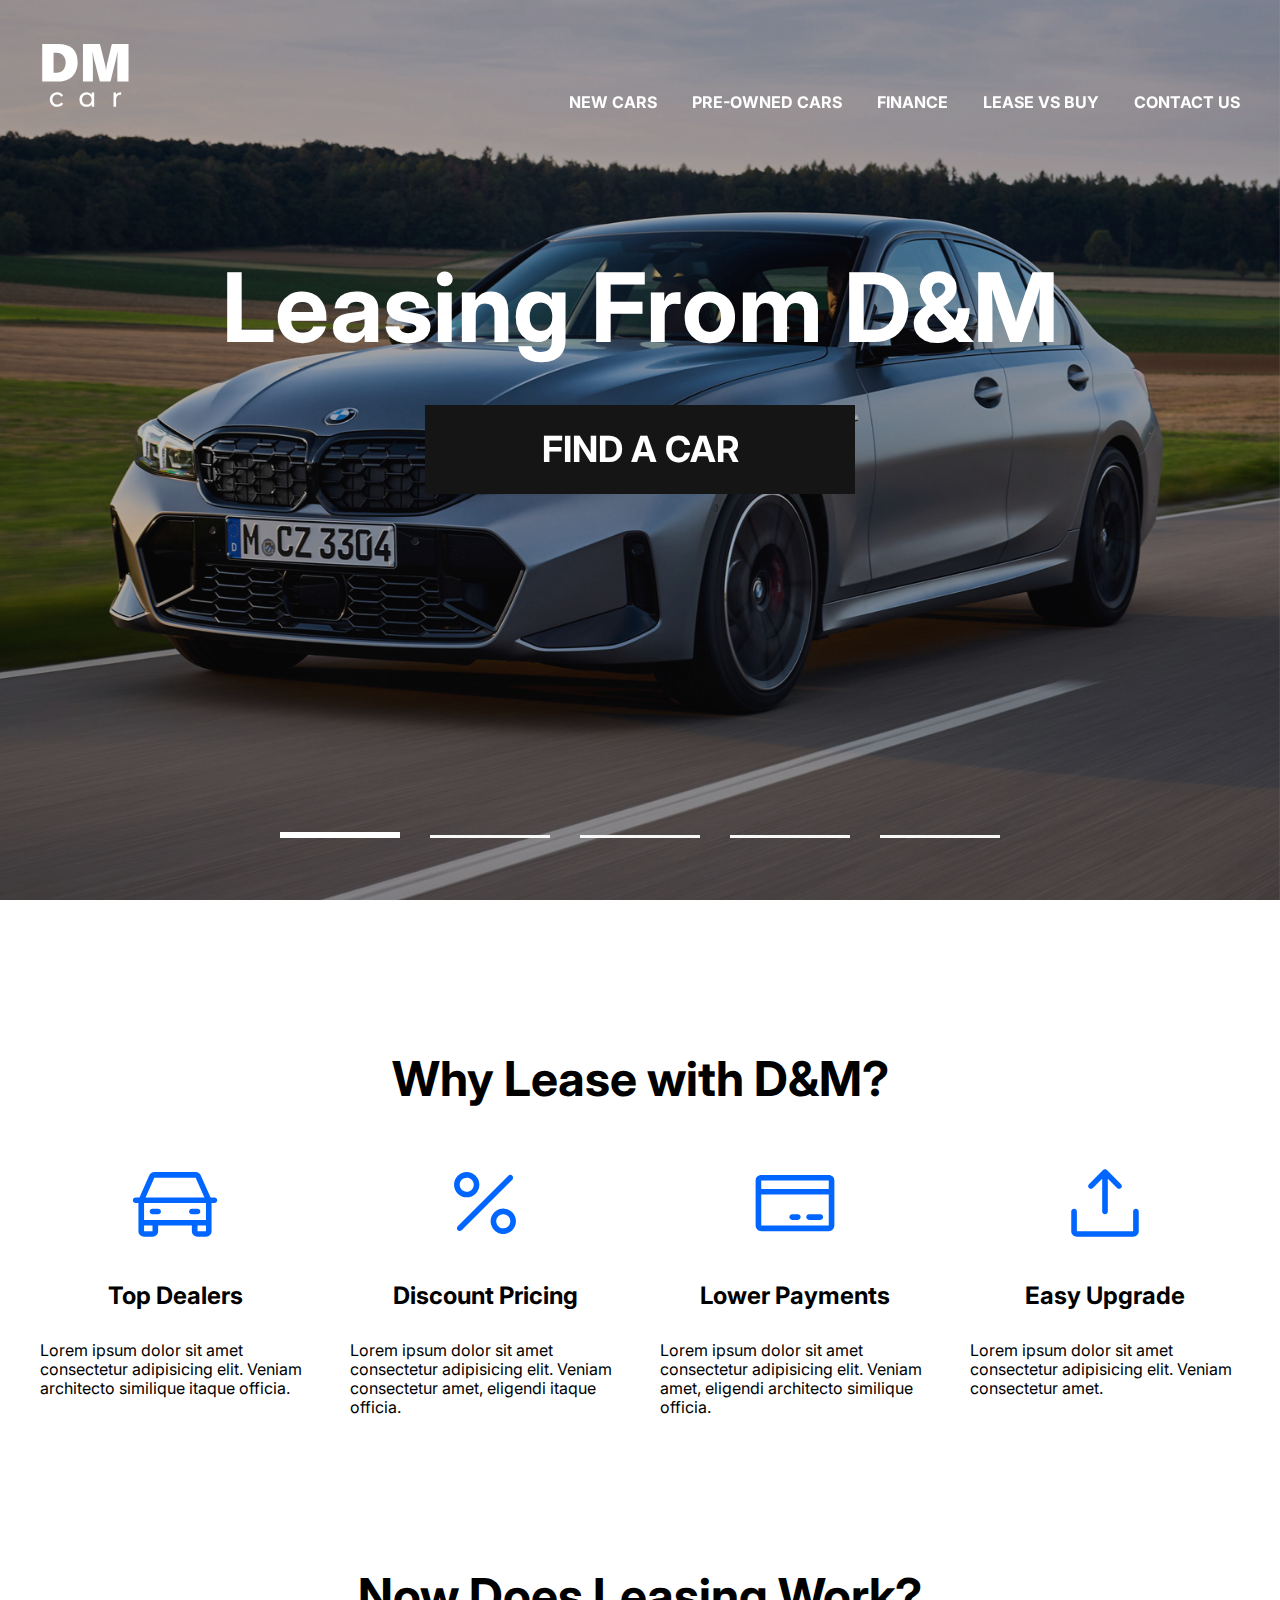
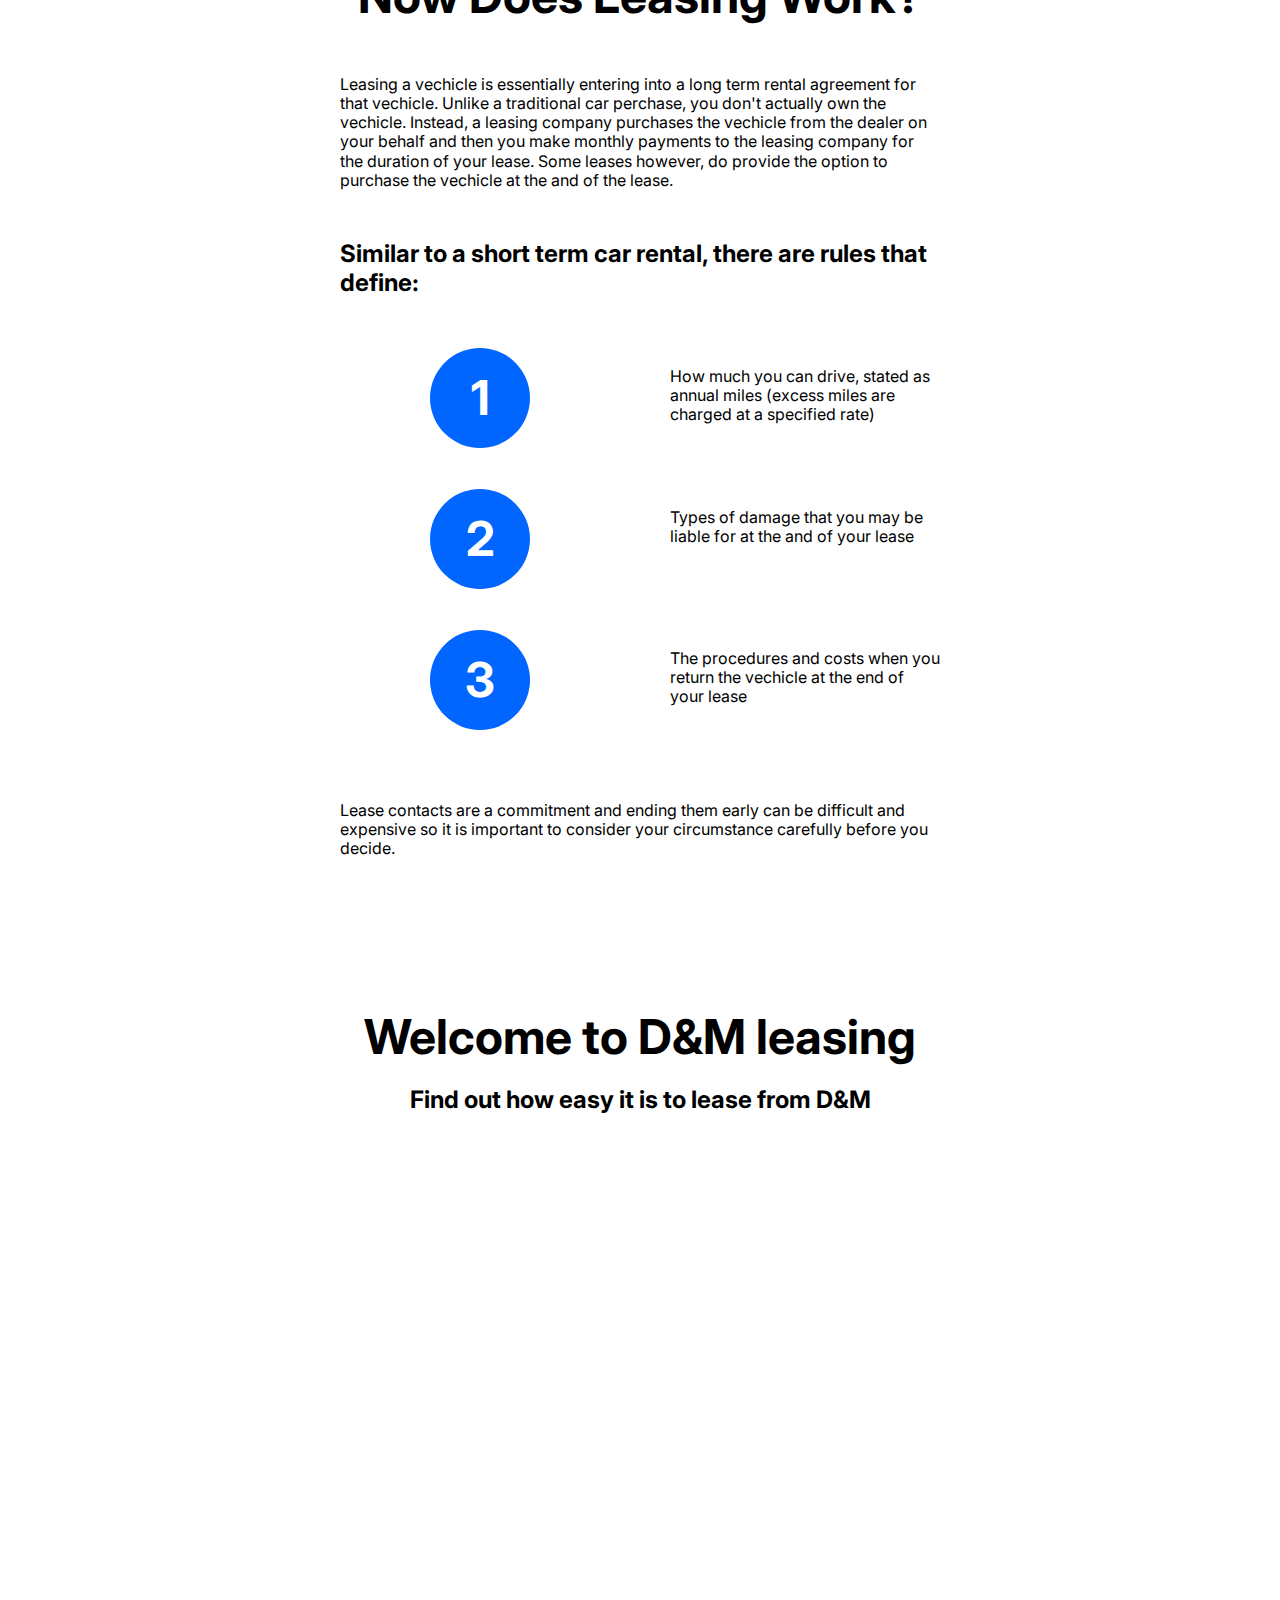
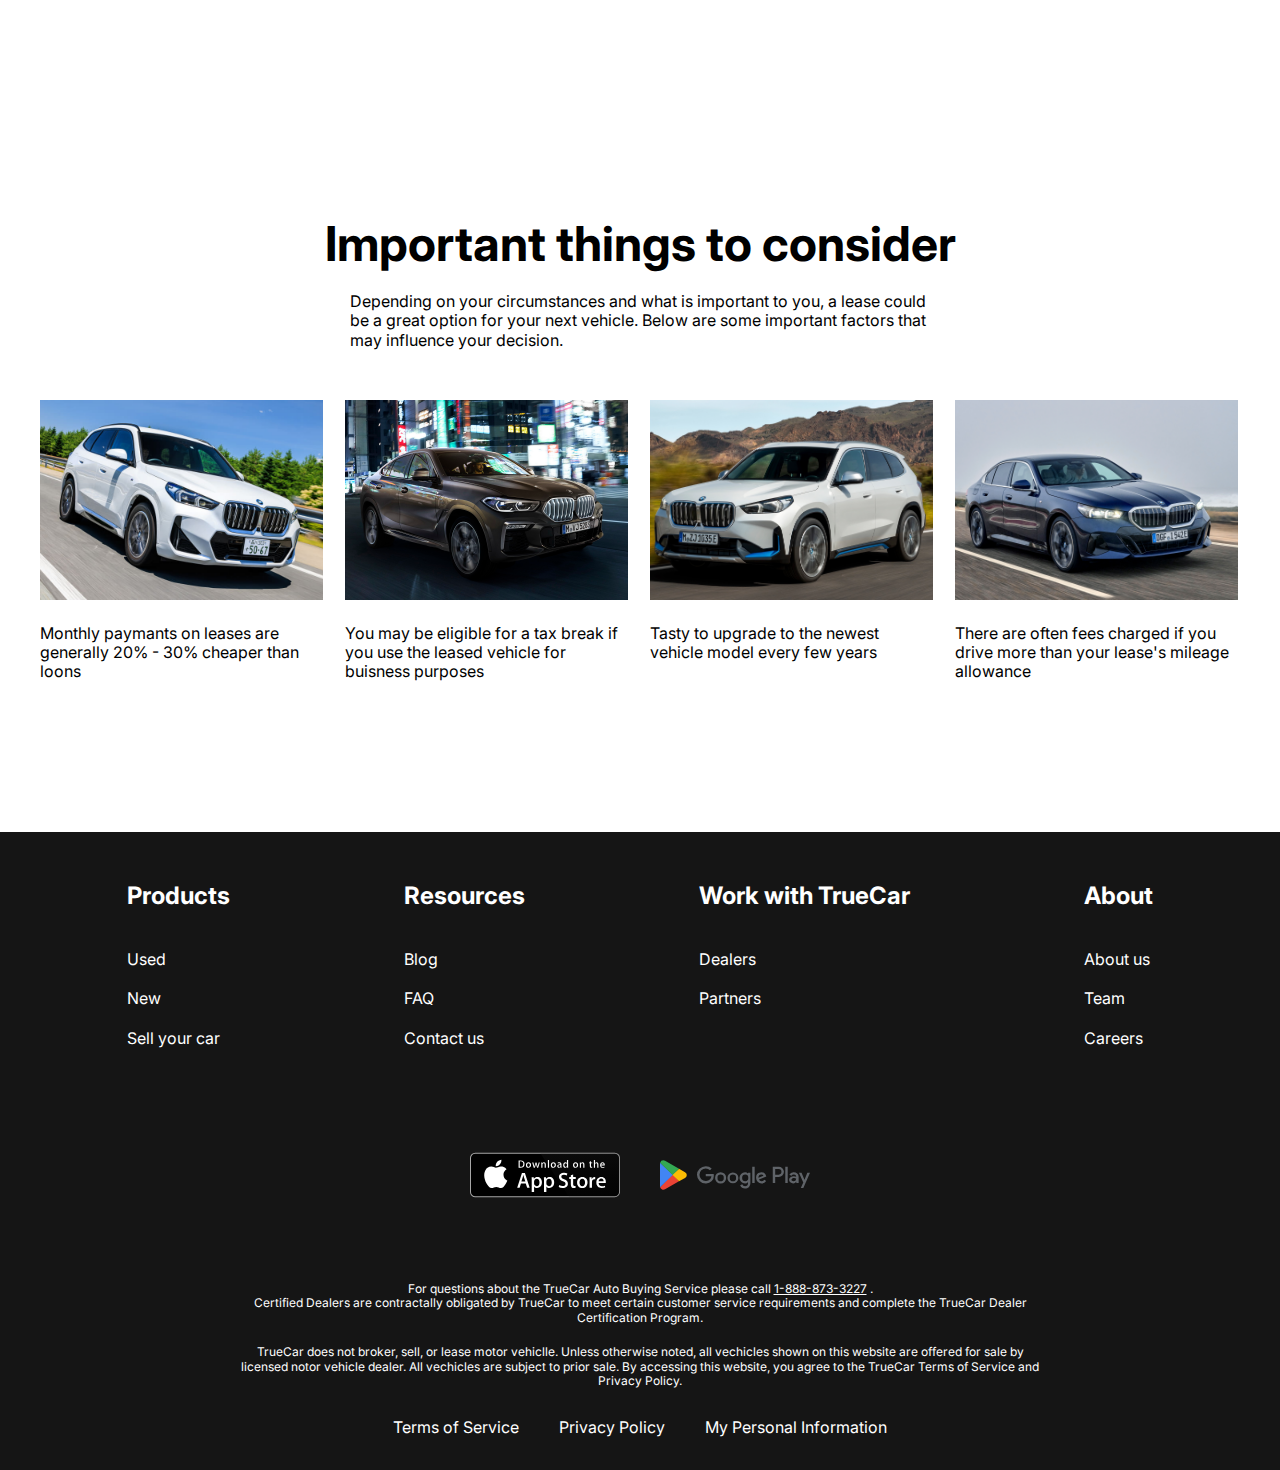
<file: index.html>
<!DOCTYPE html>
<html lang="uk">

<head>
    <meta charset="UTF-8" />
    <meta name="viewport" content="width=device-width, initial-scale=1.0" />
    <title>Document</title>
    <link rel="preconnect" href="https://fonts.googleapis.com" />
    <link rel="preconnect" href="https://fonts.gstatic.com" crossorigin />
    <link href="https://fonts.googleapis.com/css2?family=Inter:wght@400;700&display=swap" rel="stylesheet" />
    <link rel="stylesheet" href="https://cdn.jsdelivr.net/npm/swiper@11/swiper-bundle.min.css" />
    <link rel="stylesheet" href="./css/style.css" />
</head>
<!-- -------------------------------- -->

<body>
    <div class="wrapper">
        <!--  Header block -->
        <header class="header header-main">
            <div class="container">
                <div class="header__inner">
                    <a href="index.html" class="logo">
                        <img src="img/DM car_Logo.svg" alt="logo_header" class="logo__img" />
                    </a>
                    <nav class="menu">
                        <ul class="menu__list">
                            <li class="menu__list-item">
                                <a href="new-cars.html" class="menu__list-link">New cars</a>
                            </li>
                            <li class="menu__list-item">
                                <a href="#" class="menu__list-link">Pre-owned cars</a>
                            </li>
                            <li class="menu__list-item">
                                <a href="#" class="menu__list-link">Finance</a>
                            </li>
                            <li class="menu__list-item">
                                <a href="#" class="menu__list-link">Lease vs Buy</a>
                            </li>
                            <li class="menu__list-item">
                                <a href="contacts.html" class="menu__list-link">Contact us</a>
                            </li>
                        </ul>
                    </nav>
                </div>
            </div>
        </header>
        <main class="main">
            <section class="top">
                <h1 class="title">
                    Leasing From D&M
                </h1>
                <a href="#" class="top__link">Find a car</a>
            </section>
            <div class="slider">
                <div class="swiper">
                    <div class="swiper-wrapper">
                        <div class="swiper-slide" style="background-image: url('./img/slider1/bmw_slider2.jpg');"></div>
                        <div class="swiper-slide" style="background-image: url('./img/slider1/bmw_slider3.jpg');"></div>
                        <div class="swiper-slide" style="background-image: url('./img/slider1/bmw_slider1.jpg');"></div>
                        <div class="swiper-slide" style="background-image: url('./img/slider1/bmw_slider4.jpg');"></div>
                        <div class="swiper-slide" style="background-image: url('./img/slider1/bmw_slider5.jpg');"></div>
                    </div>
                    <div class="swiper-pagination"></div>

                </div>
            </div>
            <section class="why-lease">
                <div class="container">
                    <h2 class="section-title">
                        Why Lease with D&M?
                    </h2>
                    <ul class="why-lease__list">
                        <li class="why-lease__item">
                            <img src="./icons/Car.svg" alt="Car icon" class="why-lease__item-img">
                            <h3 class="why-lease__item-title">Top Dealers</h3>
                            <p class="why-lease__item-text">Lorem ipsum dolor sit amet consectetur adipisicing elit.
                                Veniam architecto similique itaque officia.
                            </p>
                        </li>
                        <li class="why-lease__item">
                            <img src="./icons/Percent.svg" alt="Car icon" class="why-lease__item-img">
                            <h3 class="why-lease__item-title">Discount Pricing</h3>
                            <p class="why-lease__item-text">Lorem ipsum dolor sit amet consectetur adipisicing elit.
                                Veniam consectetur amet, eligendi itaque officia.
                            </p>
                        </li>
                        <li class="why-lease__item">
                            <img src="./icons/CreditCard.svg" alt="Credit Card icon" class="why-lease__item-img">
                            <h3 class="why-lease__item-title">Lower Payments</h3>
                            <p class="why-lease__item-text">Lorem ipsum dolor sit amet consectetur adipisicing elit.
                                Veniam amet, eligendi architecto similique officia.
                            </p>
                        </li>
                        <li class="why-lease__item">
                            <img src="./icons/UploadSimple.svg" alt="Car icon" class="why-lease__item-img">
                            <h3 class="why-lease__item-title">Easy Upgrade</h3>
                            <p class="why-lease__item-text">Lorem ipsum dolor sit amet consectetur adipisicing elit.
                                Veniam consectetur amet.
                            </p>
                        </li>
                    </ul>
                </div>
            </section>
            <section class="how-does">
                <div class="container">
                    <div class="how-does__inner">
                        <h2 class="section-title">
                            Now Does Leasing Work?
                        </h2>
                        <p class="how-does__text">Leasing a vechicle is essentially entering into a long term rental
                            agreement for that vechicle. Unlike a traditional car perchase, you don't actually own the
                            vechicle. Instead, a leasing company purchases the vechicle from the dealer on your behalf
                            and then you make monthly payments to the leasing company for the duration of your lease.
                            Some leases however, do provide the option to purchase the vechicle at the and of the lease.
                        </p>
                        <h4 class="how-does__title">Similar to a short term car rental, there are rules that define:
                        </h4>
                        <ol class="how-does__list">
                            <li class="how-does__item">How much you can drive, stated as annual miles (excess miles are
                                charged at a specified rate)</li>
                            <li class="how-does__item">Types of damage that you may be liable for at the and of your
                                lease</li>
                            <li class="how-does__item">The procedures and costs when you return the vechicle at the end
                                of your lease</li>
                        </ol>
                        <p class="how-does__text">Lease contacts are a commitment and ending them early can be difficult
                            and expensive so it is important to consider your circumstance carefully before you decide.
                        </p>

                    </div>
                </div>
            </section>
            <section class="video-promo">
                <div class="container">
                    <h2 class="section-title video-promo__title">Welcome to D&M leasing</h2>
                    <p class="video-promo__text">
                        Find out how easy it is to lease from D&M
                    </p>
                    <iframe class="video-promo__content" width="1000" height="500"
                        src="https://www.youtube.com/embed/e8ISK4aEyys?si=jYbLAqzL2BieDUxy&amp;controls=0"
                        title="YouTube video player" frameborder="0"
                        allow="accelerometer; autoplay; clipboard-write; encrypted-media; gyroscope; picture-in-picture; web-share"
                        allowfullscreen></iframe>
                </div>
            </section>
            <section class="important-things">
                <div class="container">
                    <h2 class="section-title important-things__title">Important things to consider</h2>
                    <p class="important-things__text">Depending on your circumstances and what is important to you, a
                        lease could be a great option for your next vehicle. Below are some important factors that may
                        influence your decision.</p>
                    <ul class="important-things__list">
                        <li class="important-things__item">
                            <img src="./img/cart/01.jpg" alt="important things 2" class="important__intem-img">
                            <p class="important__item-text">
                                Monthly paymants on leases are generally 20% - 30% cheaper than loons
                            </p>
                        </li>
                        <li class="important-things__item">
                            <img src="./img/cart/02.jpg" alt="important things 2" class="important__intem-img">
                            <p class="important__item-text">
                                You may be eligible for a tax break if you use the leased vehicle for buisness purposes
                            </p>
                        </li>
                        <li class="important-things__item">
                            <img src="./img/cart/03.jpg" alt="important things 2" class="important__intem-img">
                            <p class="important__item-text">
                                Tasty to upgrade to the newest vehicle model every few years
                            </p>
                        </li>
                        <li class="important-things__item">
                            <img src="./img/cart/04.jpg" alt="important things 2" class="important__intem-img">
                            <p class="important__item-text">
                                There are often fees charged if you drive more than your lease's mileage allowance
                            </p>
                        </li>
                    </ul>
                </div>
            </section>
        </main>
        <!-- footer block -->
        <footer class="footer">
            <div class="container">
                <nav class="footer__menu">
                    <ul class="footer__menu-list">
                        <li class="footer__menu-item">
                            <p class="footer__menu-title">Products</p>
                        </li>
                        <li class="footer__menu-item">
                            <a href="#" class="footer__menu-link">Used</a>
                        </li>
                        <li class="footer__menu-item">
                            <a href="#" class="footer__menu-link">New</a>
                        </li>
                        <li class="footer__menu-item">
                            <a href="#" class="footer__menu-link">Sell your car</a>
                        </li>
                    </ul>
                    <ul class="footer__menu-list">
                        <li class="footer__menu-item">
                            <p class="footer__menu-title">Resources</p>
                        </li>
                        <li class="footer__menu-item">
                            <a href="#" class="footer__menu-link">Blog</a>
                        </li>
                        <li class="footer__menu-item">
                            <a href="#" class="footer__menu-link">FAQ</a>
                        </li>
                        <li class="footer__menu-item">
                            <a href="#" class="footer__menu-link">Contact us</a>
                        </li>
                    </ul>
                    <ul class="footer__menu-list">
                        <li class="footer__menu-item">
                            <p class="footer__menu-title">Work with TrueCar</p>
                        </li>
                        <li class="footer__menu-item">
                            <a href="#" class="footer__menu-link">Dealers</a>
                        </li>
                        <li class="footer__menu-item">
                            <a href="#" class="footer__menu-link">Partners</a>
                        </li>
                    </ul>
                    <ul class="footer__menu-list">
                        <li class="footer__menu-item">
                            <p class="footer__menu-title">About</p>
                        </li>
                        <li class="footer__menu-item">
                            <a href="#" class="footer__menu-link">About us</a>
                        </li>
                        <li class="footer__menu-item">
                            <a href="#" class="footer__menu-link">Team</a>
                        </li>
                        <li class="footer__menu-item">
                            <a href="#" class="footer__menu-link">Careers</a>
                        </li>
                    </ul>
                </nav>
                <ul class="app">
                    <li class="app__item"><a href="#" class="app__item-link">
                            <img src="./icons/AppStore_ico.svg" alt="App Store" class="app__item-img">
                        </a></li>
                    <li class="app__item"><a href="#" class="app__item-link">
                            <img src="./icons/GooglePlay_ico.svg" alt="Google play" class="app__item-img">
                        </a></li>
                </ul>
                <div class="footer__copy">
                    <p class="footer__copy-text">For questions about the TrueCar Auto Buying Service please call
                        <a href="tel:18888733227" class="text-call">1-888-873-3227</a> . <br>Certified Dealers are
                        contractally
                        obligated by TrueCar to meet certain
                        customer service requirements and complete the
                        TrueCar Dealer Certification Program.
                    </p>
                    <p class="footer__copy-text">TrueCar does not broker, sell, or lease motor vehiclle. Unless
                        otherwise noted, all vechicles shown on this website are offered for sale by licensed notor
                        vehicle dealer. All vechicles are subject to prior sale. By accessing this website, you agree to
                        the TrueCar Terms of Service and Privacy Policy.</p>
                </div>
                <nav class="copy__nav">
                    <ul class="copy__nav-list">
                        <li class="copy__nav-item"><a href="#" class="copy__nav-link">Terms of Service</a></li>
                        <li class="copy__nav-item"><a href="#" class="copy__nav-link">Privacy Policy</a></li>
                        <li class="copy__nav-item"><a href="#" class="copy__nav-link">My Personal Information</a></li>
                    </ul>
                </nav>
            </div>
        </footer>
    </div>
    <script src="https://cdn.jsdelivr.net/npm/swiper@11/swiper-bundle.min.js"></script>
    <script src="./js/main.js"></script>
</body>

</html>
</file>
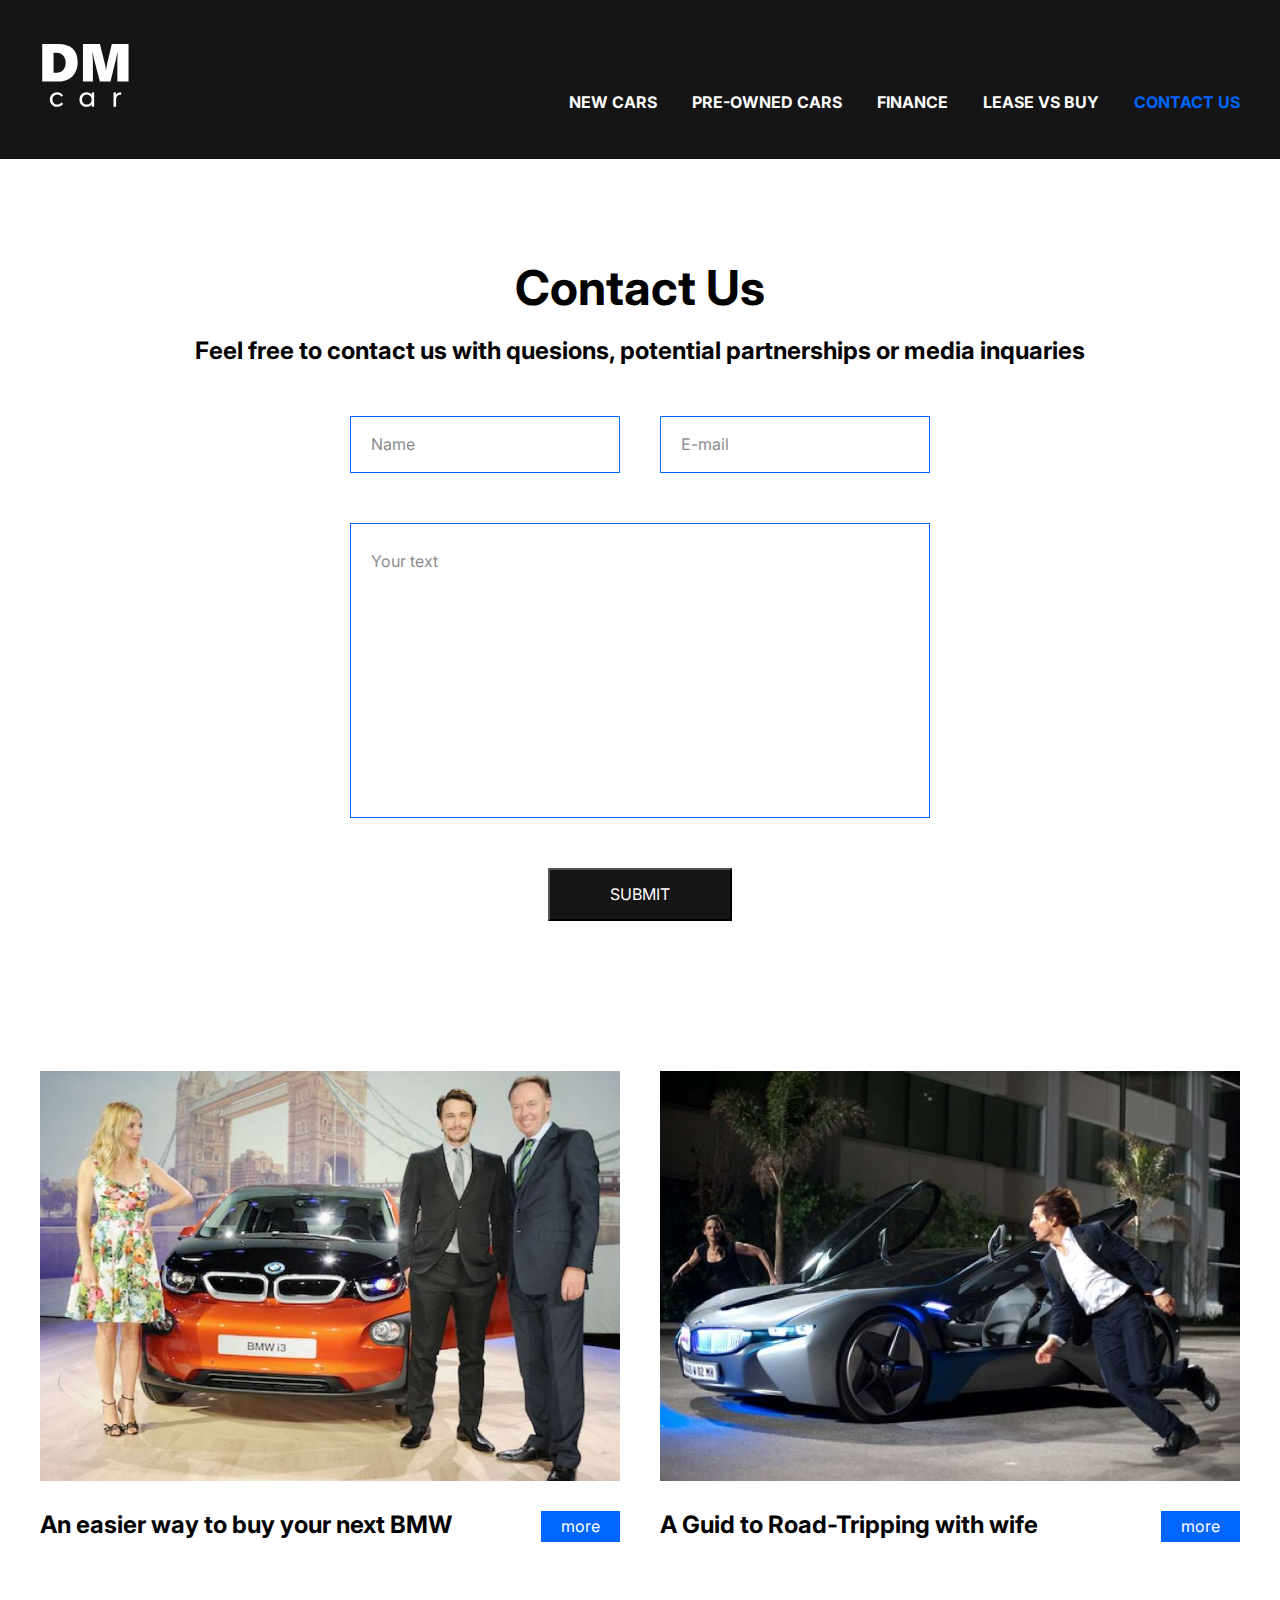
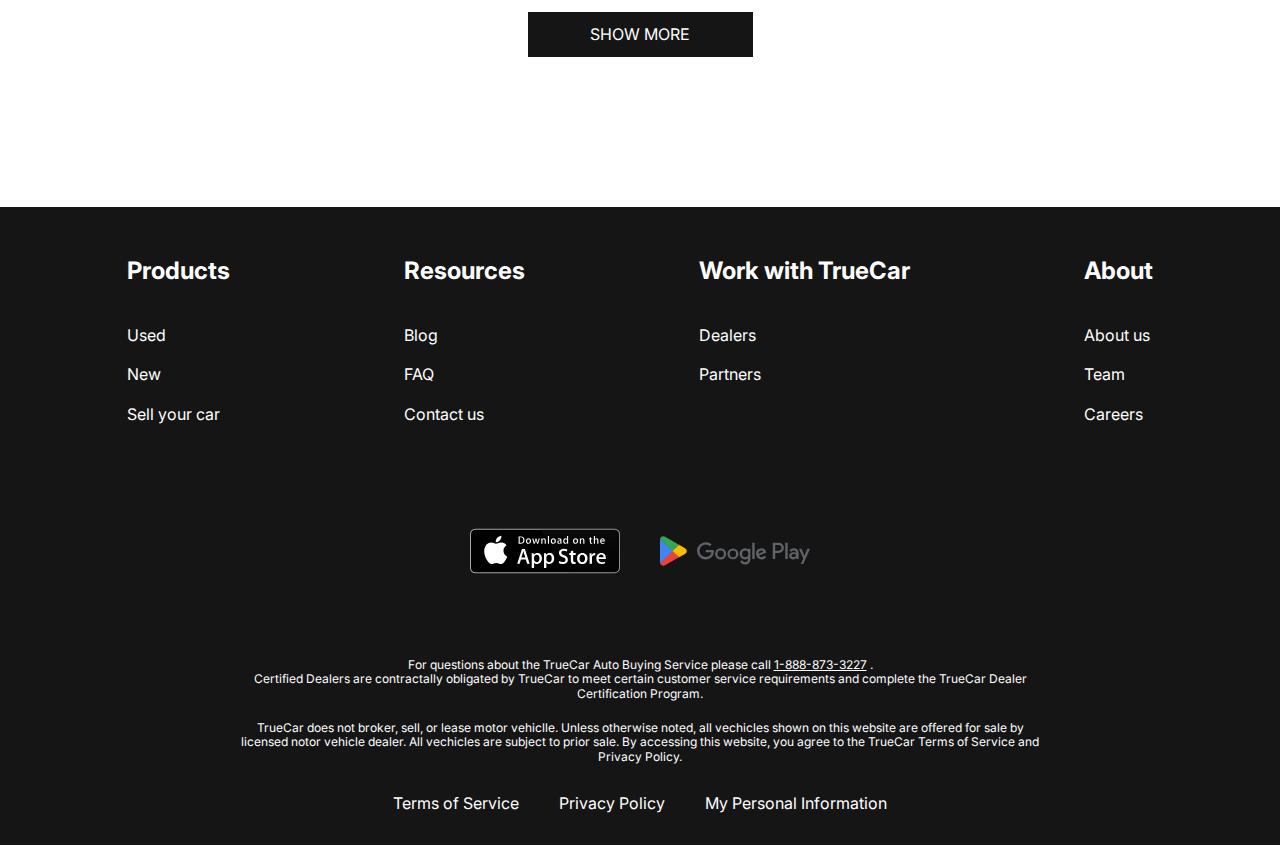
<file: contacts.html>
<!DOCTYPE html>
<html lang="uk">

<head>
    <meta charset="UTF-8" />
    <meta name="viewport" content="width=device-width, initial-scale=1.0" />
    <title>Document</title>
    <link rel="preconnect" href="https://fonts.googleapis.com" />
    <link rel="preconnect" href="https://fonts.gstatic.com" crossorigin />
    <link href="https://fonts.googleapis.com/css2?family=Inter:wght@400;700&display=swap" rel="stylesheet" />
    <link rel="stylesheet" href="./css/style.css" />
</head>
<!-- -------------------------------- -->

<body>
    <div class="wrapper">
        <!--  Header block -->
        <header class="header">
            <div class="container">
                <div class="header__inner">
                    <a href="index.html" class="logo">
                        <img src="./img/DM car_Logo.svg" alt="logo_header" class="logo__img" />
                    </a>
                    <nav class="menu">
                        <ul class="menu__list">
                            <li class="menu__list-item">
                                <a href="new-cars.html" class="menu__list-link">New cars</a>
                            </li>
                            <li class="menu__list-item">
                                <a href="#" class="menu__list-link">Pre-owned cars</a>
                            </li>
                            <li class="menu__list-item">
                                <a href="#" class="menu__list-link">Finance</a>
                            </li>
                            <li class="menu__list-item">
                                <a href="#" class="menu__list-link">Lease vs Buy</a>
                            </li>
                            <li class="menu__list-item ">
                                <a href="contacts.html" class="menu__list-link menu__list-link--active">Contact us</a>
                            </li>
                        </ul>
                    </nav>
                </div>
            </div>
        </header>
        <main class="main">
            <section class="contacts">
                <div class="container">
                    <h2 class="section-title contact__title">Contact Us</h2>
                    <p class="contact__text">
                        Feel free to contact us with quesions, potential partnerships or media inquaries
                    </p>
                    <form action="#" class="form">
                        <input type="text" class="form__input" placeholder="Name">
                        <input type="email" class="form__input" placeholder="E-mail">
                        <textarea class="form__textarea" placeholder="Your text"></textarea>
                        <button class="form__btn" type="submit">Submit</button>
                    </form>
                </div>
            </section>
            <section class="blog">
                <div class="container">
                    <div class="blog__items">
                        <div class="blog__item">
                            <img src="./img/blog/blog1.jpg" alt="blog1" class="blog__item-img">
                            <h4 class="blog__item-title">An easier way to buy your next BMW</h4>
                            <a href="#" class="blog__item-link">more</a>
                        </div>
                        <div class="blog__item">
                            <img src="./img/blog/blog2.jpg" alt="blog2" class="blog__item-img">
                            <h4 class="blog__item-title">A Guid to Road-Tripping with wife</h4>
                            <a href="#" class="blog__item-link">more</a>
                        </div>
                    </div>
                    <a href="#" class="show-link">Show more</a>
                </div>
            </section>
        </main>
        <!-- footer block -->
        <footer class="footer">
            <div class="container">
                <nav class="footer__menu">
                    <ul class="footer__menu-list">
                        <li class="footer__menu-item">
                            <p class="footer__menu-title">Products</p>
                        </li>
                        <li class="footer__menu-item">
                            <a href="#" class="footer__menu-link">Used</a>
                        </li>
                        <li class="footer__menu-item">
                            <a href="#" class="footer__menu-link">New</a>
                        </li>
                        <li class="footer__menu-item">
                            <a href="#" class="footer__menu-link">Sell your car</a>
                        </li>
                    </ul>
                    <ul class="footer__menu-list">
                        <li class="footer__menu-item">
                            <p class="footer__menu-title">Resources</p>
                        </li>
                        <li class="footer__menu-item">
                            <a href="#" class="footer__menu-link">Blog</a>
                        </li>
                        <li class="footer__menu-item">
                            <a href="#" class="footer__menu-link">FAQ</a>
                        </li>
                        <li class="footer__menu-item">
                            <a href="#" class="footer__menu-link">Contact us</a>
                        </li>
                    </ul>
                    <ul class="footer__menu-list">
                        <li class="footer__menu-item">
                            <p class="footer__menu-title">Work with TrueCar</p>
                        </li>
                        <li class="footer__menu-item">
                            <a href="#" class="footer__menu-link">Dealers</a>
                        </li>
                        <li class="footer__menu-item">
                            <a href="#" class="footer__menu-link">Partners</a>
                        </li>
                    </ul>
                    <ul class="footer__menu-list">
                        <li class="footer__menu-item">
                            <p class="footer__menu-title">About</p>
                        </li>
                        <li class="footer__menu-item">
                            <a href="#" class="footer__menu-link">About us</a>
                        </li>
                        <li class="footer__menu-item">
                            <a href="#" class="footer__menu-link">Team</a>
                        </li>
                        <li class="footer__menu-item">
                            <a href="#" class="footer__menu-link">Careers</a>
                        </li>
                    </ul>
                </nav>
                <ul class="app">
                    <li class="app__item"><a href="#" class="app__item-link">
                            <img src="./icons/AppStore_ico.svg" alt="App Store" class="app__item-img">
                        </a></li>
                    <li class="app__item"><a href="#" class="app__item-link">
                            <img src="./icons/GooglePlay_ico.svg" alt="Google play" class="app__item-img">
                        </a></li>
                </ul>
                <div class="footer__copy">
                    <p class="footer__copy-text">For questions about the TrueCar Auto Buying Service please call
                        <a href="tel:18888733227" class="text-call">1-888-873-3227</a> . <br>Certified Dealers are
                        contractally
                        obligated by TrueCar to meet certain
                        customer service requirements and complete the
                        TrueCar Dealer Certification Program.
                    </p>
                    <p class="footer__copy-text">TrueCar does not broker, sell, or lease motor vehiclle. Unless
                        otherwise noted, all vechicles shown on this website are offered for sale by licensed notor
                        vehicle dealer. All vechicles are subject to prior sale. By accessing this website, you agree to
                        the TrueCar Terms of Service and Privacy Policy.</p>
                </div>
                <nav class="copy__nav">
                    <ul class="copy__nav-list">
                        <li class="copy__nav-item"><a href="#" class="copy__nav-link">Terms of Service</a></li>
                        <li class="copy__nav-item"><a href="#" class="copy__nav-link">Privacy Policy</a></li>
                        <li class="copy__nav-item"><a href="#" class="copy__nav-link">My Personal Information</a></li>
                    </ul>
                </nav>
            </div>
        </footer>
    </div>
    <script src="https://cdn.jsdelivr.net/npm/swiper@11/swiper-bundle.min.js"></script>
    <script src="./js/main.js"></script>
</body>

</html>
</file>
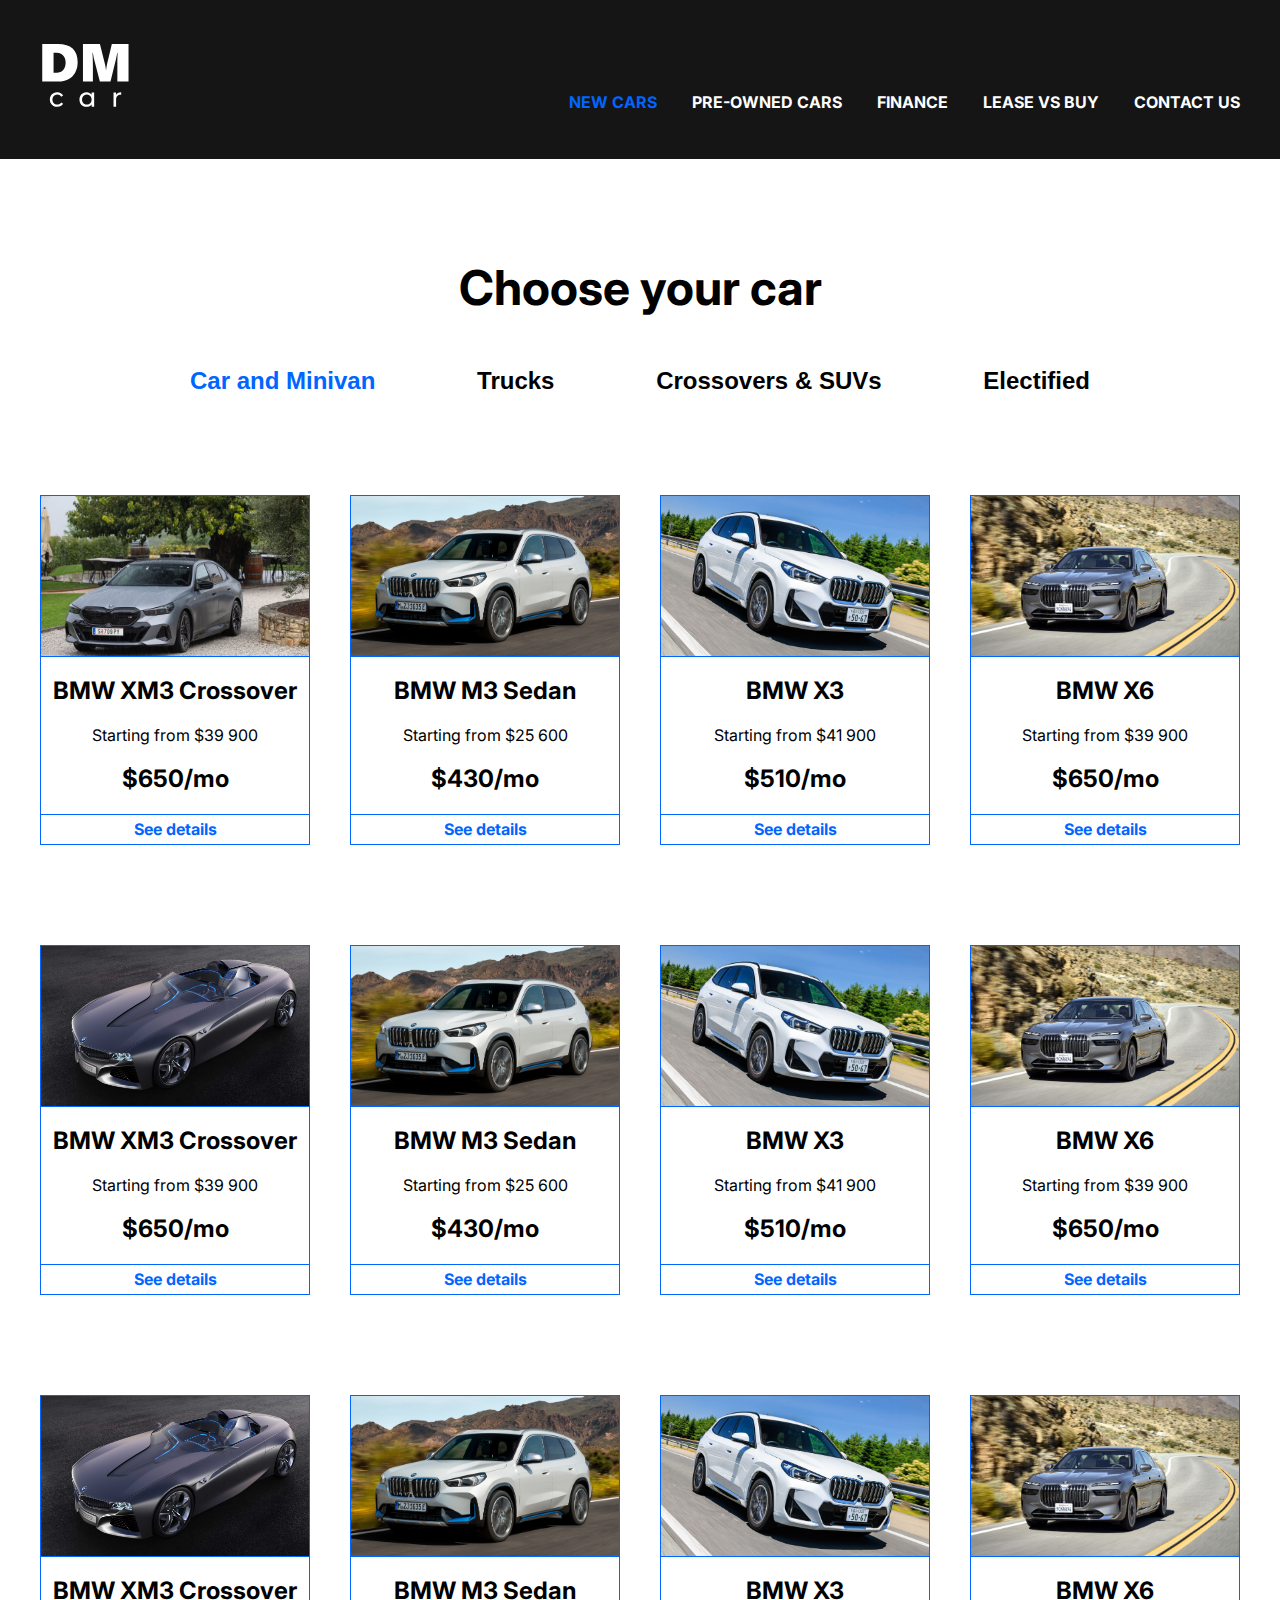
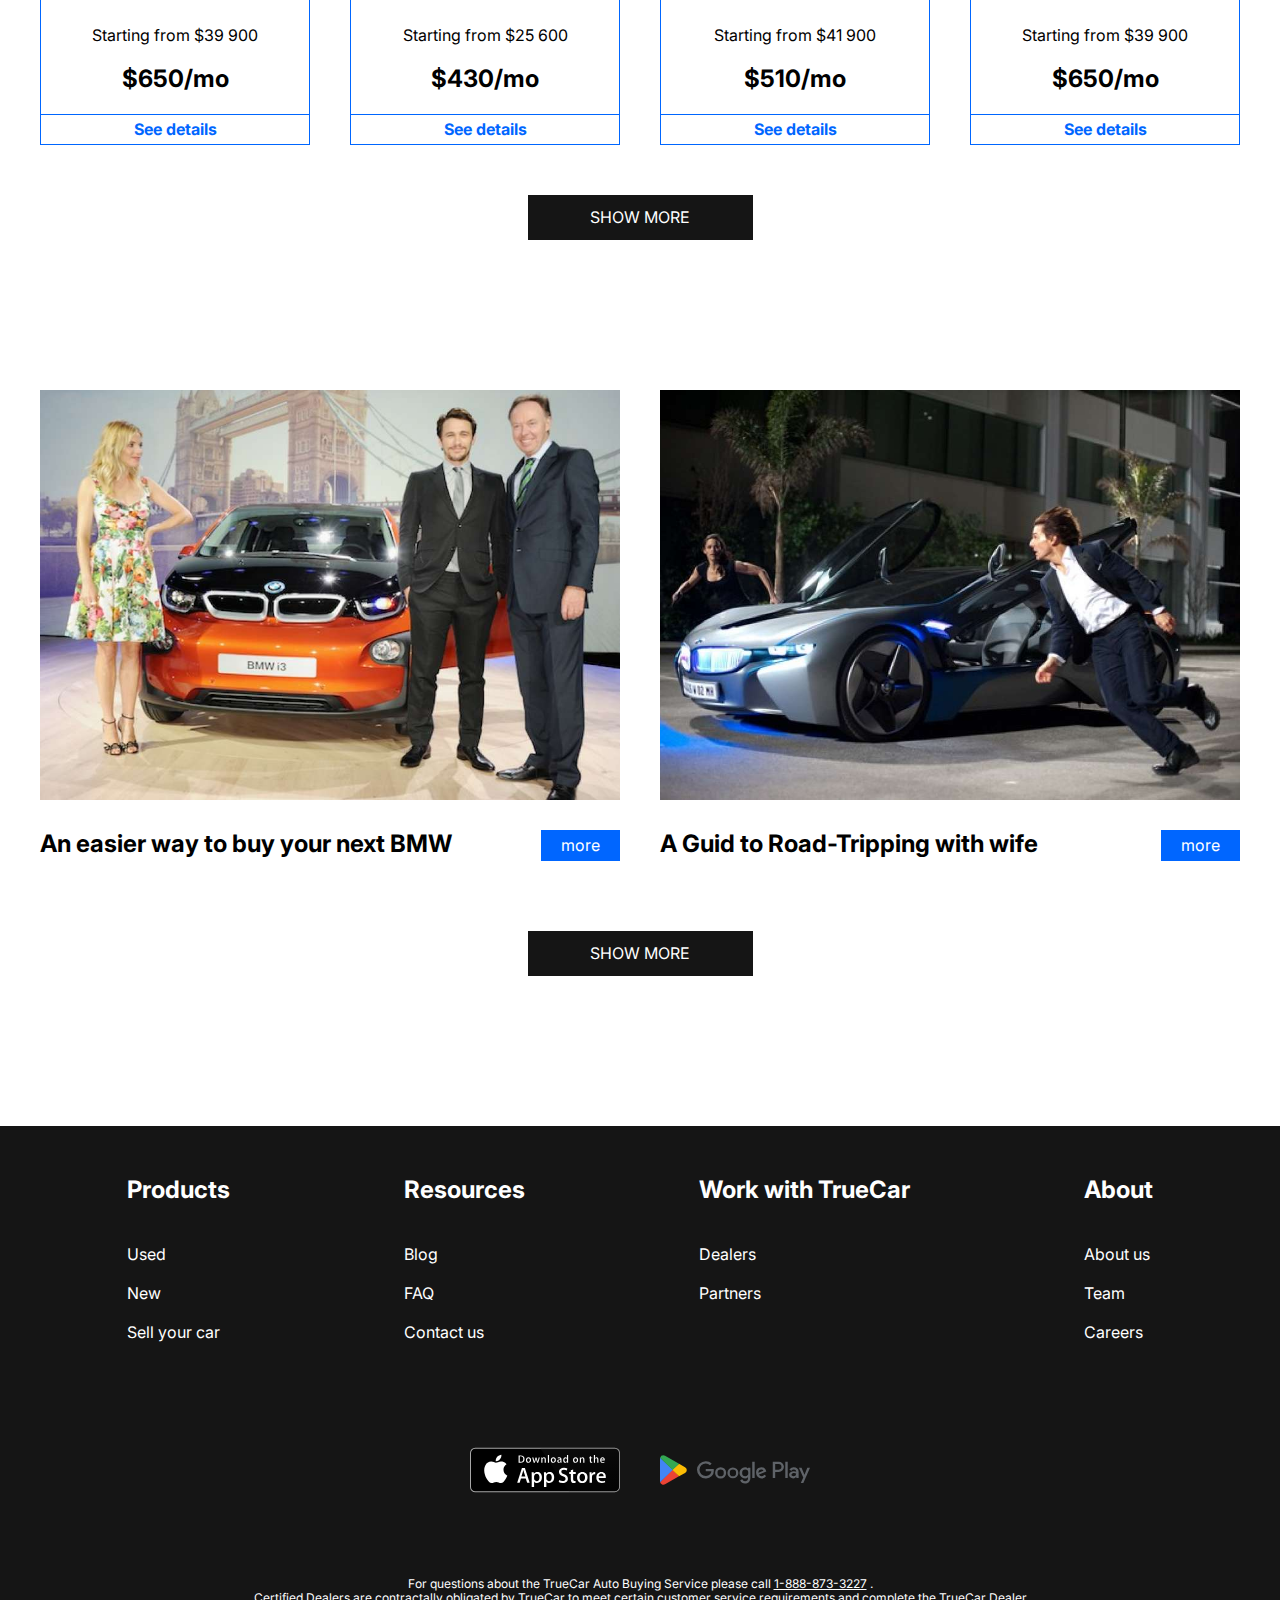
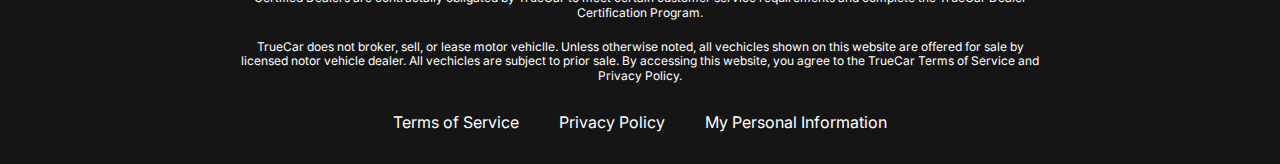
<file: new-cars.html>
<!DOCTYPE html>
<html lang="uk">

<head>
    <meta charset="UTF-8" />
    <meta name="viewport" content="width=device-width, initial-scale=1.0" />
    <title>Document</title>
    <link rel="preconnect" href="https://fonts.googleapis.com" />
    <link rel="preconnect" href="https://fonts.gstatic.com" crossorigin />
    <link href="https://fonts.googleapis.com/css2?family=Inter:wght@400;700&display=swap" rel="stylesheet" />
    <link rel="stylesheet" href="./css/style.css" />
</head>
<!-- -------------------------------- -->

<body>
    <div class="wrapper">
        <!--  Header block -->
        <header class="header">
            <div class="container">
                <div class="header__inner">
                    <a href="index.html" class="logo">
                        <img src="./img/DM car_Logo.svg" alt="logo_header" class="logo__img" />
                    </a>
                    <nav class="menu">
                        <ul class="menu__list">
                            <li class="menu__list-item">
                                <a href="new-cars.html" class="menu__list-link menu__list-link--active">New cars</a>
                            </li>
                            <li class="menu__list-item">
                                <a href="#" class="menu__list-link">Pre-owned cars</a>
                            </li>
                            <li class="menu__list-item">
                                <a href="#" class="menu__list-link">Finance</a>
                            </li>
                            <li class="menu__list-item">
                                <a href="#" class="menu__list-link">Lease vs Buy</a>
                            </li>
                            <li class="menu__list-item">
                                <a href="contacts.html" class="menu__list-link">Contact us</a>
                            </li>
                        </ul>
                    </nav>
                </div>
            </div>
        </header>
        <main class="main">
            <section class="choose">
                <div class="container">
                    <h2 class="section-title">
                        Choose your car
                    </h2>
                    <div class="tabs">
                        <div class="tabs__btn">
                            <button class="tabs__btn-item tabs__btn-item--active" data-button="content-1">Car and
                                Minivan</button>
                            <button class="tabs__btn-item" data-button="content-2">Trucks</button>
                            <button class="tabs__btn-item" data-button="content-3">Crossovers & SUVs</button>
                            <button class="tabs__btn-item" data-button="content-4">Electified</button>
                        </div>
                        <div class="tabs__content">
                            <div class="tab__content-item tab__content-item--active" id="content-1">
                                <div class="car-card">
                                    <img src="./img/cart/06.jpg" alt="car card img" class="car-card__img">
                                    <div class="car-card__content">
                                        <h4 class="car-card__title">BMW XM3 Crossover</h4>
                                        <p class="car-card__text">Starting from $39 900</p>
                                        <div class="car-card__price">$650/mo</div>
                                    </div>
                                    <a href="#" class="car-card__link">See details</a>
                                </div>
                                <div class="car-card">
                                    <img src="./img/cart/03.jpg" alt="car card img" class="car-card__img">
                                    <div class="car-card__content">
                                        <h4 class="car-card__title">BMW M3 Sedan</h4>
                                        <p class="car-card__text">Starting from $25 600</p>
                                        <div class="car-card__price">$430/mo</div>
                                    </div>
                                    <a href="#" class="car-card__link">See details</a>
                                </div>
                                <div class="car-card">
                                    <img src="./img/cart/01.jpg" alt="car card img" class="car-card__img">
                                    <div class="car-card__content">
                                        <h4 class="car-card__title">BMW X3</h4>
                                        <p class="car-card__text">Starting from $41 900</p>
                                        <div class="car-card__price">$510/mo</div>
                                    </div>
                                    <a href="#" class="car-card__link">See details</a>
                                </div>
                                <div class="car-card">
                                    <img src="./img/cart/07.jpg" alt="car card img" class="car-card__img">
                                    <div class="car-card__content">
                                        <h4 class="car-card__title">BMW X6</h4>
                                        <p class="car-card__text">Starting from $39 900</p>
                                        <div class="car-card__price">$650/mo</div>
                                    </div>
                                    <a href="#" class="car-card__link">See details</a>
                                </div>
                                <div class="car-card">
                                    <img src="./img/cart/09.jpg" alt="car card img" class="car-card__img">
                                    <div class="car-card__content">
                                        <h4 class="car-card__title">BMW XM3 Crossover</h4>
                                        <p class="car-card__text">Starting from $39 900</p>
                                        <div class="car-card__price">$650/mo</div>
                                    </div>
                                    <a href="#" class="car-card__link">See details</a>
                                </div>
                                <div class="car-card">
                                    <img src="./img/cart/03.jpg" alt="car card img" class="car-card__img">
                                    <div class="car-card__content">
                                        <h4 class="car-card__title">BMW M3 Sedan</h4>
                                        <p class="car-card__text">Starting from $25 600</p>
                                        <div class="car-card__price">$430/mo</div>
                                    </div>
                                    <a href="#" class="car-card__link">See details</a>
                                </div>
                                <div class="car-card">
                                    <img src="./img/cart/01.jpg" alt="car card img" class="car-card__img">
                                    <div class="car-card__content">
                                        <h4 class="car-card__title">BMW X3</h4>
                                        <p class="car-card__text">Starting from $41 900</p>
                                        <div class="car-card__price">$510/mo</div>
                                    </div>
                                    <a href="#" class="car-card__link">See details</a>
                                </div>
                                <div class="car-card">
                                    <img src="./img/cart/07.jpg" alt="car card img" class="car-card__img">
                                    <div class="car-card__content">
                                        <h4 class="car-card__title">BMW X6</h4>
                                        <p class="car-card__text">Starting from $39 900</p>
                                        <div class="car-card__price">$650/mo</div>
                                    </div>
                                    <a href="#" class="car-card__link">See details</a>
                                </div>
                                <div class="car-card">
                                    <img src="./img/cart/09.jpg" alt="car card img" class="car-card__img">
                                    <div class="car-card__content">
                                        <h4 class="car-card__title">BMW XM3 Crossover</h4>
                                        <p class="car-card__text">Starting from $39 900</p>
                                        <div class="car-card__price">$650/mo</div>
                                    </div>
                                    <a href="#" class="car-card__link">See details</a>
                                </div>
                                <div class="car-card">
                                    <img src="./img/cart/03.jpg" alt="car card img" class="car-card__img">
                                    <div class="car-card__content">
                                        <h4 class="car-card__title">BMW M3 Sedan</h4>
                                        <p class="car-card__text">Starting from $25 600</p>
                                        <div class="car-card__price">$430/mo</div>
                                    </div>
                                    <a href="#" class="car-card__link">See details</a>
                                </div>
                                <div class="car-card">
                                    <img src="./img/cart/01.jpg" alt="car card img" class="car-card__img">
                                    <div class="car-card__content">
                                        <h4 class="car-card__title">BMW X3</h4>
                                        <p class="car-card__text">Starting from $41 900</p>
                                        <div class="car-card__price">$510/mo</div>
                                    </div>
                                    <a href="#" class="car-card__link">See details</a>
                                </div>
                                <div class="car-card">
                                    <img src="./img/cart/07.jpg" alt="car card img" class="car-card__img">
                                    <div class="car-card__content">
                                        <h4 class="car-card__title">BMW X6</h4>
                                        <p class="car-card__text">Starting from $39 900</p>
                                        <div class="car-card__price">$650/mo</div>
                                    </div>
                                    <a href="#" class="car-card__link">See details</a>
                                </div>
                            </div>
                        </div>

                        <div class="tab__content-item" id="content-2">
                            <div class="car-card">
                                <img src="./img/cart/06.jpg" alt="car card img" class="car-card__img">
                                <div class="car-card__content">
                                    <h4 class="car-card__title">BMW XM3 Crossover</h4>
                                    <p class="car-card__text">Starting from $39 900</p>
                                    <div class="car-card__price">$650/mo</div>
                                </div>
                                <a href="#" class="car-card__link">See details</a>
                            </div>
                            <div class="car-card">
                                <img src="./img/cart/07.jpg" alt="car card img" class="car-card__img">
                                <div class="car-card__content">
                                    <h4 class="car-card__title">BMW M3 Sedan</h4>
                                    <p class="car-card__text">Starting from $25 600</p>
                                    <div class="car-card__price">$430/mo</div>
                                </div>
                                <a href="#" class="car-card__link">See details</a>
                            </div>
                            <div class="car-card">
                                <img src="./img/cart/08.jpg" alt="car card img" class="car-card__img">
                                <div class="car-card__content">
                                    <h4 class="car-card__title">BMW X3</h4>
                                    <p class="car-card__text">Starting from $41 900</p>
                                    <div class="car-card__price">$510/mo</div>
                                </div>
                                <a href="#" class="car-card__link">See details</a>
                            </div>
                            <div class="car-card">
                                <img src="./img/cart/02.jpg" alt="car card img" class="car-card__img">
                                <div class="car-card__content">
                                    <h4 class="car-card__title">BMW X6</h4>
                                    <p class="car-card__text">Starting from $39 900</p>
                                    <div class="car-card__price">$650/mo</div>
                                </div>
                                <a href="#" class="car-card__link">See details</a>
                            </div>
                            <div class="car-card">
                                <img src="./img/cart/05.jpg" alt="car card img" class="car-card__img">
                                <div class="car-card__content">
                                    <h4 class="car-card__title">BMW XM3 Crossover</h4>
                                    <p class="car-card__text">Starting from $39 900</p>
                                    <div class="car-card__price">$650/mo</div>
                                </div>
                                <a href="#" class="car-card__link">See details</a>
                            </div>
                            <div class="car-card">
                                <img src="./img/cart/04.jpg" alt="car card img" class="car-card__img">
                                <div class="car-card__content">
                                    <h4 class="car-card__title">BMW M3 Sedan</h4>
                                    <p class="car-card__text">Starting from $25 600</p>
                                    <div class="car-card__price">$430/mo</div>
                                </div>
                                <a href="#" class="car-card__link">See details</a>
                            </div>
                            <div class="car-card">
                                <img src="./img/cart/08.jpg" alt="car card img" class="car-card__img">
                                <div class="car-card__content">
                                    <h4 class="car-card__title">BMW X3</h4>
                                    <p class="car-card__text">Starting from $41 900</p>
                                    <div class="car-card__price">$510/mo</div>
                                </div>
                                <a href="#" class="car-card__link">See details</a>
                            </div>
                            <div class="car-card">
                                <img src="./img/cart/01.jpg" alt="car card img" class="car-card__img">
                                <div class="car-card__content">
                                    <h4 class="car-card__title">BMW X6</h4>
                                    <p class="car-card__text">Starting from $39 900</p>
                                    <div class="car-card__price">$650/mo</div>
                                </div>
                                <a href="#" class="car-card__link">See details</a>
                            </div>
                            <div class="car-card">
                                <img src="./img/cart/02.jpg" alt="car card img" class="car-card__img">
                                <div class="car-card__content">
                                    <h4 class="car-card__title">BMW XM3 Crossover</h4>
                                    <p class="car-card__text">Starting from $39 900</p>
                                    <div class="car-card__price">$650/mo</div>
                                </div>
                                <a href="#" class="car-card__link">See details</a>
                            </div>
                            <div class="car-card">
                                <img src="./img/cart/10.jpg" alt="car card img" class="car-card__img">
                                <div class="car-card__content">
                                    <h4 class="car-card__title">BMW M3 Sedan</h4>
                                    <p class="car-card__text">Starting from $25 600</p>
                                    <div class="car-card__price">$430/mo</div>
                                </div>
                                <a href="#" class="car-card__link">See details</a>
                            </div>
                            <div class="car-card">
                                <img src="./img/cart/06.jpg" alt="car card img" class="car-card__img">
                                <div class="car-card__content">
                                    <h4 class="car-card__title">BMW X3</h4>
                                    <p class="car-card__text">Starting from $41 900</p>
                                    <div class="car-card__price">$510/mo</div>
                                </div>
                                <a href="#" class="car-card__link">See details</a>
                            </div>
                        </div>
                        <div class="tab__content-item" id="content-3">
                            <div class="car-card">
                                <img src="./img/cart/09.jpg" alt="car card img" class="car-card__img">
                                <div class="car-card__content">
                                    <h4 class="car-card__title">BMW XM3 Crossover</h4>
                                    <p class="car-card__text">Starting from $39 900</p>
                                    <div class="car-card__price">$650/mo</div>
                                </div>
                                <a href="#" class="car-card__link">See details</a>
                            </div>
                            <div class="car-card">
                                <img src="./img/cart/02.jpg" alt="car card img" class="car-card__img">
                                <div class="car-card__content">
                                    <h4 class="car-card__title">BMW M3 Sedan</h4>
                                    <p class="car-card__text">Starting from $25 600</p>
                                    <div class="car-card__price">$430/mo</div>
                                </div>
                                <a href="#" class="car-card__link">See details</a>
                            </div>
                            <div class="car-card">
                                <img src="./img/cart/05.jpg" alt="car card img" class="car-card__img">
                                <div class="car-card__content">
                                    <h4 class="car-card__title">BMW X3</h4>
                                    <p class="car-card__text">Starting from $41 900</p>
                                    <div class="car-card__price">$510/mo</div>
                                </div>
                                <a href="#" class="car-card__link">See details</a>
                            </div>
                            <div class="car-card">
                                <img src="./img/cart/02.jpg" alt="car card img" class="car-card__img">
                                <div class="car-card__content">
                                    <h4 class="car-card__title">BMW X6</h4>
                                    <p class="car-card__text">Starting from $39 900</p>
                                    <div class="car-card__price">$650/mo</div>
                                </div>
                                <a href="#" class="car-card__link">See details</a>
                            </div>
                            <div class="car-card">
                                <img src="./img/cart/04.jpg" alt="car card img" class="car-card__img">
                                <div class="car-card__content">
                                    <h4 class="car-card__title">BMW XM3 Crossover</h4>
                                    <p class="car-card__text">Starting from $39 900</p>
                                    <div class="car-card__price">$650/mo</div>
                                </div>
                                <a href="#" class="car-card__link">See details</a>
                            </div>
                            <div class="car-card">
                                <img src="./img/cart/06.jpg" alt="car card img" class="car-card__img">
                                <div class="car-card__content">
                                    <h4 class="car-card__title">BMW M3 Sedan</h4>
                                    <p class="car-card__text">Starting from $25 600</p>
                                    <div class="car-card__price">$430/mo</div>
                                </div>
                                <a href="#" class="car-card__link">See details</a>
                            </div>
                            <div class="car-card">
                                <img src="./img/cart/01.jpg" alt="car card img" class="car-card__img">
                                <div class="car-card__content">
                                    <h4 class="car-card__title">BMW X3</h4>
                                    <p class="car-card__text">Starting from $41 900</p>
                                    <div class="car-card__price">$510/mo</div>
                                </div>
                                <a href="#" class="car-card__link">See details</a>
                            </div>
                            <div class="car-card">
                                <img src="./img/cart/02.jpg" alt="car card img" class="car-card__img">
                                <div class="car-card__content">
                                    <h4 class="car-card__title">BMW X6</h4>
                                    <p class="car-card__text">Starting from $39 900</p>
                                    <div class="car-card__price">$650/mo</div>
                                </div>
                                <a href="#" class="car-card__link">See details</a>
                            </div>
                            <div class="car-card">
                                <img src="./img/cart/07.jpg" alt="car card img" class="car-card__img">
                                <div class="car-card__content">
                                    <h4 class="car-card__title">BMW XM3 Crossover</h4>
                                    <p class="car-card__text">Starting from $39 900</p>
                                    <div class="car-card__price">$650/mo</div>
                                </div>
                                <a href="#" class="car-card__link">See details</a>
                            </div>
                            <div class="car-card">
                                <img src="./img/cart/03.jpg" alt="car card img" class="car-card__img">
                                <div class="car-card__content">
                                    <h4 class="car-card__title">BMW M3 Sedan</h4>
                                    <p class="car-card__text">Starting from $25 600</p>
                                    <div class="car-card__price">$430/mo</div>
                                </div>
                                <a href="#" class="car-card__link">See details</a>
                            </div>
                            <div class="car-card">
                                <img src="./img/cart/10.jpg" alt="car card img" class="car-card__img">
                                <div class="car-card__content">
                                    <h4 class="car-card__title">BMW X3</h4>
                                    <p class="car-card__text">Starting from $41 900</p>
                                    <div class="car-card__price">$510/mo</div>
                                </div>
                                <a href="#" class="car-card__link">See details</a>
                            </div>
                        </div>
                        <div class="tab__content-item" id="content-4">
                            <div class="car-card">
                                <img src="./img/cart/10.jpg" alt="car card img" class="car-card__img">
                                <div class="car-card__content">
                                    <h4 class="car-card__title">BMW XM3 Crossover</h4>
                                    <p class="car-card__text">Starting from $39 900</p>
                                    <div class="car-card__price">$650/mo</div>
                                </div>
                                <a href="#" class="car-card__link">See details</a>
                            </div>
                            <div class="car-card">
                                <img src="./img/cart/08.jpg" alt="car card img" class="car-card__img">
                                <div class="car-card__content">
                                    <h4 class="car-card__title">BMW M3 Sedan</h4>
                                    <p class="car-card__text">Starting from $25 600</p>
                                    <div class="car-card__price">$430/mo</div>
                                </div>
                                <a href="#" class="car-card__link">See details</a>
                            </div>
                            <div class="car-card">
                                <img src="./img/cart/02.jpg" alt="car card img" class="car-card__img">
                                <div class="car-card__content">
                                    <h4 class="car-card__title">BMW X3</h4>
                                    <p class="car-card__text">Starting from $41 900</p>
                                    <div class="car-card__price">$510/mo</div>
                                </div>
                                <a href="#" class="car-card__link">See details</a>
                            </div>
                            <div class="car-card">
                                <img src="./img/cart/05.jpg" alt="car card img" class="car-card__img">
                                <div class="car-card__content">
                                    <h4 class="car-card__title">BMW X6</h4>
                                    <p class="car-card__text">Starting from $39 900</p>
                                    <div class="car-card__price">$650/mo</div>
                                </div>
                                <a href="#" class="car-card__link">See details</a>
                            </div>
                            <div class="car-card">
                                <img src="./img/cart/06.jpg" alt="car card img" class="car-card__img">
                                <div class="car-card__content">
                                    <h4 class="car-card__title">BMW XM3 Crossover</h4>
                                    <p class="car-card__text">Starting from $39 900</p>
                                    <div class="car-card__price">$650/mo</div>
                                </div>
                                <a href="#" class="car-card__link">See details</a>
                            </div>
                            <div class="car-card">
                                <img src="./img/cart/08.jpg" alt="car card img" class="car-card__img">
                                <div class="car-card__content">
                                    <h4 class="car-card__title">BMW M3 Sedan</h4>
                                    <p class="car-card__text">Starting from $25 600</p>
                                    <div class="car-card__price">$430/mo</div>
                                </div>
                                <a href="#" class="car-card__link">See details</a>
                            </div>
                            <div class="car-card">
                                <img src="./img/cart/01.jpg" alt="car card img" class="car-card__img">
                                <div class="car-card__content">
                                    <h4 class="car-card__title">BMW X3</h4>
                                    <p class="car-card__text">Starting from $41 900</p>
                                    <div class="car-card__price">$510/mo</div>
                                </div>
                                <a href="#" class="car-card__link">See details</a>
                            </div>
                            <div class="car-card">
                                <img src="./img/cart/02.jpg" alt="car card img" class="car-card__img">
                                <div class="car-card__content">
                                    <h4 class="car-card__title">BMW X6</h4>
                                    <p class="car-card__text">Starting from $39 900</p>
                                    <div class="car-card__price">$650/mo</div>
                                </div>
                                <a href="#" class="car-card__link">See details</a>
                            </div>
                            <div class="car-card">
                                <img src="./img/cart/04.jpg" alt="car card img" class="car-card__img">
                                <div class="car-card__content">
                                    <h4 class="car-card__title">BMW XM3 Crossover</h4>
                                    <p class="car-card__text">Starting from $39 900</p>
                                    <div class="car-card__price">$650/mo</div>
                                </div>
                                <a href="#" class="car-card__link">See details</a>
                            </div>
                            <div class="car-card">
                                <img src="./img/cart/06.jpg" alt="car card img" class="car-card__img">
                                <div class="car-card__content">
                                    <h4 class="car-card__title">BMW M3 Sedan</h4>
                                    <p class="car-card__text">Starting from $25 600</p>
                                    <div class="car-card__price">$430/mo</div>
                                </div>
                                <a href="#" class="car-card__link">See details</a>
                            </div>
                            <div class="car-card">
                                <img src="./img/cart/09.jpg" alt="car card img" class="car-card__img">
                                <div class="car-card__content">
                                    <h4 class="car-card__title">BMW X3</h4>
                                    <p class="car-card__text">Starting from $41 900</p>
                                    <div class="car-card__price">$510/mo</div>
                                </div>
                                <a href="#" class="car-card__link">See details</a>
                            </div>
                        </div>

                    </div>
                    <a href="#" class="show-link">Show more</a>
                </div>
            </section>
            <section class="blog">
                <div class="container">
                    <div class="blog__items">
                        <div class="blog__item">
                            <img src="./img/blog/blog1.jpg" alt="blog1" class="blog__item-img" />
                            <h4 class="blog__item-title">
                                An easier way to buy your next BMW
                            </h4>
                            <a href="#" class="blog__item-link">more</a>
                        </div>
                        <div class="blog__item">
                            <img src="./img/blog/blog2.jpg" alt="blog2" class="blog__item-img" />
                            <h4 class="blog__item-title">
                                A Guid to Road-Tripping with wife
                            </h4>
                            <a href="#" class="blog__item-link">more</a>
                        </div>
                    </div>
                    <a href="#" class="show-link">Show more</a>
                </div>
            </section>
        </main>
        <!-- footer block -->
        <footer class="footer">
            <div class="container">
                <nav class="footer__menu">
                    <ul class="footer__menu-list">
                        <li class="footer__menu-item">
                            <p class="footer__menu-title">Products</p>
                        </li>
                        <li class="footer__menu-item">
                            <a href="#" class="footer__menu-link">Used</a>
                        </li>
                        <li class="footer__menu-item">
                            <a href="#" class="footer__menu-link">New</a>
                        </li>
                        <li class="footer__menu-item">
                            <a href="#" class="footer__menu-link">Sell your car</a>
                        </li>
                    </ul>
                    <ul class="footer__menu-list">
                        <li class="footer__menu-item">
                            <p class="footer__menu-title">Resources</p>
                        </li>
                        <li class="footer__menu-item">
                            <a href="#" class="footer__menu-link">Blog</a>
                        </li>
                        <li class="footer__menu-item">
                            <a href="#" class="footer__menu-link">FAQ</a>
                        </li>
                        <li class="footer__menu-item">
                            <a href="#" class="footer__menu-link">Contact us</a>
                        </li>
                    </ul>
                    <ul class="footer__menu-list">
                        <li class="footer__menu-item">
                            <p class="footer__menu-title">Work with TrueCar</p>
                        </li>
                        <li class="footer__menu-item">
                            <a href="#" class="footer__menu-link">Dealers</a>
                        </li>
                        <li class="footer__menu-item">
                            <a href="#" class="footer__menu-link">Partners</a>
                        </li>
                    </ul>
                    <ul class="footer__menu-list">
                        <li class="footer__menu-item">
                            <p class="footer__menu-title">About</p>
                        </li>
                        <li class="footer__menu-item">
                            <a href="#" class="footer__menu-link">About us</a>
                        </li>
                        <li class="footer__menu-item">
                            <a href="#" class="footer__menu-link">Team</a>
                        </li>
                        <li class="footer__menu-item">
                            <a href="#" class="footer__menu-link">Careers</a>
                        </li>
                    </ul>
                </nav>
                <ul class="app">
                    <li class="app__item">
                        <a href="#" class="app__item-link">
                            <img src="./icons/AppStore_ico.svg" alt="App Store" class="app__item-img" />
                        </a>
                    </li>
                    <li class="app__item">
                        <a href="#" class="app__item-link">
                            <img src="./icons/GooglePlay_ico.svg" alt="Google play" class="app__item-img" />
                        </a>
                    </li>
                </ul>
                <div class="footer__copy">
                    <p class="footer__copy-text">
                        For questions about the TrueCar Auto Buying Service please call
                        <a href="tel:18888733227" class="text-call">1-888-873-3227</a> .
                        <br />Certified Dealers are contractally obligated by TrueCar to
                        meet certain customer service requirements and complete the
                        TrueCar Dealer Certification Program.
                    </p>
                    <p class="footer__copy-text">
                        TrueCar does not broker, sell, or lease motor vehiclle. Unless
                        otherwise noted, all vechicles shown on this website are offered
                        for sale by licensed notor vehicle dealer. All vechicles are
                        subject to prior sale. By accessing this website, you agree to the
                        TrueCar Terms of Service and Privacy Policy.
                    </p>
                </div>
                <nav class="copy__nav">
                    <ul class="copy__nav-list">
                        <li class="copy__nav-item">
                            <a href="#" class="copy__nav-link">Terms of Service</a>
                        </li>
                        <li class="copy__nav-item">
                            <a href="#" class="copy__nav-link">Privacy Policy</a>
                        </li>
                        <li class="copy__nav-item">
                            <a href="#" class="copy__nav-link">My Personal Information</a>
                        </li>
                    </ul>
                </nav>
            </div>
        </footer>
    </div>
    <script src="https://cdn.jsdelivr.net/npm/swiper@11/swiper-bundle.min.js"></script>
    <script src="./js/main.js"></script>
</body>

</html>
</file>
<file: css/style.css>
html {
    box-sizing: border-box;
}

body {
    font-family: 'Inter', sans-serif;
    font-size: 16px;
    font-weight: 400;
    line-height: 1.2;
}

html,
body {
    height: 100%;

}

.wrapper {
    min-height: 100%;
    display: flex;
    flex-direction: column;
}

:root {
    --black: #151515;
    --white: #fff;
    --blue: #0066ff;
    --pale: #f8f8f8;
    --font: 'Inter', sans-serif;
}

*,
*::after,
::before {
    box-sizing: inherit;
    margin: 0;
    padding: 0;
}

ul {
    list-style: none;
}

a {
    text-decoration: none;
    color: inherit;
}

.container {
    max-width: 1220px;
    margin: 0 auto;
    padding: 0 10px;
}

.section-title {
    margin-bottom: 50px;
    font-size: 48px;
    font-weight: 700;
    text-align: center;
}

/* ------------------------------- */
/* ------------- Header ---------- */
/* ------------------------------- */
.header {
    background-color: var(--black);
}

.header-main {
    background-color: transparent;
    position: absolute;
    z-index: 10;
    left: 0;
    right: 0;
}

.header__inner {
    padding-top: 30px;
    padding-bottom: 35px;
    display: flex;
    justify-content: space-between;
    align-items: flex-end;
}

.logo__img {
    width: 90px;
    height: 90px;
}

/* ------------ Nav List --------- */
.menu__list {
    display: flex;
    gap: 35px;
    padding-bottom: 12px;
}

.menu__list-link {
    color: var(--white);
    text-transform: uppercase;
    font-weight: 700;
}

.menu__list-link--active {
    color: var(--blue);
}

/* ---------------------------------- */
/* ------------ Footer ----------- */
/* ---------------------------------- */
.footer {
    background-color: var(--black);
    padding: 50px 0 32px;
    color: var(--white);
}

.footer__menu {
    display: flex;
    justify-content: space-around;
    margin-bottom: 50px;
}

.footer__menu-list {
    max-width: 250px;
}

.footer__menu-title {
    font-size: 24px;
    font-weight: 700;
    padding-bottom: 20px;
}

.footer__menu-item+.footer__menu-item {
    padding-top: 20px;
}

/* --------- app_ico --------- */
.app {
    display: flex;
    justify-content: center;
    gap: 40px;
    margin-bottom: 30px;
}


.app__item-img {
    display: inline-block;
    width: 150px;
    height: 100%;
}

/* --------- text--------- */
.footer__copy {
    max-width: 806px;
    margin: 0 auto 30px;
    text-align: center;
    font-size: 12px;
}

.footer__copy-text:first-child {
    margin-bottom: 20px;
}

.text-call {
    text-decoration: underline;
}

.text-call:hover {
    color: var(--blue);
    transition: color 0.2s;
    text-decoration: none;
}

/* ---------- copy ------ */
.copy__nav-list {
    display: flex;
    justify-content: center;
    gap: 40px;
}

/* -----------------------------------*/
/* -------------- Main ----------- */
/* -----------------------------------*/
.main {
    flex-grow: 1;
}

/* ----------- top ------------ */
.top {
    color: var(--white);
    text-align: center;
    padding-top: 250px;
    padding-bottom: 60px;
    position: absolute;
    z-index: 5;
    left: 0;
    right: 0;
}

.title {
    padding-bottom: 40px;
    font-size: 96px;
    font-weight: 700;
}


.top__link {
    display: inline-block;
    background-color: var(--black);
    padding: 23px;
    max-width: 430px;
    width: 100%;
    text-transform: uppercase;
    font-size: 36px;
    font-weight: 700;
}

/* ---------- Slider top   ------------- */
.swiper::after {
    content: '';
    background: rgba(21, 21, 21, .3);
    position: absolute;
    z-index: 5;
    left: 0;
    right: 0;
    top: 0;
    bottom: 0;

}

.swiper-slide {
    background-size: cover;
    background-repeat: no-repeat;
    background-position: center;
    height: 100vh;
}

.swiper-pagination-bullet {
    width: 120px;
    height: 3px;
    background-color: var(--pale);
    border-radius: 0;
    opacity: 1;
    margin: 0 15px !important;
    margin-bottom: 50px !important;
}

.swiper-pagination-bullet-active {
    height: 6px;
    background-color: var(--white);
}

/* ---------------------------------- */
/* --------------Why lease ---------- */
/* ---------------------------------- */
.why-lease {
    padding: 150px 0;
}

.why-lease__list {
    display: grid;
    grid-template-columns: repeat(4, 1fr);
    gap: 40px;
    text-align: center;
}

.why-lease__item-img {
    margin-bottom: 30px;
    width: 90px;
    height: 90px;
}


.why-lease__item-title {
    font-size: 24px;
    font-weight: 700;
    margin-bottom: 30px;
}

.why-lease__item-text {
    text-align: left;
}

/* ------------------------------------ */
/* ----------- How does ---------------- */
/* ------------------------------------- */
.how-does {
    padding-bottom: 150px;
}

.how-does__inner {
    max-width: 600px;
    margin: 0 auto;
}

.how-does__title {
    font-size: 24px;
    font-weight: 700;
    padding-top: 50px;
}

.how-does__list {
    padding: 50px 0 70px;
    counter-reset: myCounter;
}

.how-does__item {
    list-style-type: none;
    width: 270px;
    position: relative;
    margin-left: auto;
    padding: 19px 0 19px 240px;
    box-sizing: content-box;
    min-height: 63px;
}

.how-does__item+.how-does__item {
    margin-top: 40px;
}

.how-does__item::before {
    counter-increment: myCounter;
    content: counter(myCounter);
    display: flex;
    justify-content: center;
    align-items: center;
    font-size: 48px;
    font-weight: 700;
    color: var(--white);
    background-color: var(--blue);
    width: 100px;
    height: 100px;
    border-radius: 50%;
    position: absolute;
    left: 0;
    top: 0;
}

/* ------------------------------ */
/* ---------- video promo ------- */
/* ------------------------------ */
.video-promo {
    padding-bottom: 150px;
}

.video-promo__title {
    margin-bottom: 20px;
}

.video-promo__text {
    font-size: 24px;
    font-weight: 700;
    margin-bottom: 50px;
    text-align: center;
}

.video-promo__content {
    display: block;
    margin: 0 auto;
}

/* -------------------------------- */
/* ---------- important things ---- */
/* ---------------------------------- */
.important-things {
    margin-bottom: 150px;
}

.important-things__title {
    margin-bottom: 20px;
}

.important-things__text {
    max-width: 580px;
    margin: 0 auto 50px;
}

.important-things__list {
    display: grid;
    grid-template-columns: repeat(4, 1fr);
    gap: 20px;
}

.important__intem-img {
    margin-bottom: 20px;
    display: inline-block;
    width: 283px;
    height: 200px;
    object-fit: cover;
}

/* ------------------------------- */
/* ------- Contacts us site ------ */
/* ------------------------------- */
.contacts {
    padding: 100px 0 150px;
}

.contact__title {
    margin-bottom: 20px;
}

.contact__text {
    text-align: center;
    font-weight: 700;
    font-size: 24px;
    margin-bottom: 50px;
    padding: 0 100px;
}

.form {
    max-width: 580px;
    margin: 0 auto;
    display: flex;
    justify-content: space-between;
    flex-wrap: wrap;
}

.form__input {
    width: 270px;
    padding: 18px 20px;
    display: inline-block;
    border: 1px solid var(--blue);
    margin-bottom: 50px;
    font-family: 'Inter', sans-serif;
    font-size: 16px;
    font-weight: 400;
    line-height: 1.2;
    color: var(--black);
}

.form__input::placeholder,
.form__textarea::placeholder {
    font-family: 'Inter', sans-serif;
    font-size: 16px;
    font-weight: 400;
    line-height: 1.2;
    color: var(--black);
    opacity: .5;
}

.form__textarea {
    width: 100%;
    height: 295px;
    resize: none;
    padding: 28px 20px;
    border: 1px solid var(--blue);
    font-family: 'Inter', sans-serif;
    font-size: 16px;
    font-weight: 400;
    line-height: 1.2;
    color: var(--black);
    margin-bottom: 50px;
}

.form__btn {
    font-size: 16px;
    text-transform: uppercase;
    color: var(--white);
    background-color: var(--black);
    font-family: 'Inter', sans-serif;
    font-size: 16px;
    font-weight: 400;
    line-height: 1.2;
    padding: 15px 60px;
    margin: 0 auto;
}

/* ------------------blog --------------- */
.blog {
    padding-bottom: 150px;
}

.blog__items {
    display: grid;
    grid-template-columns: repeat(2, 1fr);
    gap: 40px;
    margin-bottom: 70px;
}

.blog__item {
    display: flex;
    justify-content: space-between;
    flex-wrap: wrap;
}

.blog__item-img {
    margin-bottom: 30px;
    width: 100%;
    height: 410px;
    object-fit: cover;
}

.blog__item-title {
    flex-basis: 446px;
    font-size: 24px;
    font-weight: 700;
}

.blog__item-link {
    color: var(--white);
    background-color: var(--blue);
    padding: 6px 20px;
}

.show-link {
    display: block;
    text-transform: uppercase;
    background-color: var(--black);
    color: var(--white);
    padding: 13px;
    width: 225px;
    text-align: center;
    margin: 0 auto;
}

/* ------------------------------- */
/* ------------tabs content ------ */
/* ------------------------------- */
.choose {
    padding: 100px 0 150px;
}

.tabs__btn {
    padding: 0 150px;
    display: flex;
    justify-content: space-between;
    padding-bottom: 100px;
}

.tabs__btn-item {
    font-size: 24px;
    font-weight: 700;
    cursor: pointer;
    border: none;
    background-color: transparent;
    padding: 0;
}

.tabs__btn-item--active {
    color: var(--blue);
}

/* ---------------------- */
.tab__content-item {
    display: none;
    grid-template-columns: repeat(4, 1fr);
    gap: 100px 40px;
    margin-bottom: 50px;
}

.tab__content-item.tab__content-item--active {
    display: grid;
}

.car-card__img {
    display: block;
    width: 100%;
    height: 160px;
    object-fit: cover;
}

.car-card {
    text-align: center;
    border: 1px solid var(--blue);
}

.car-card__content {
    border-top: 1px solid var(--blue);
    border-bottom: 1px solid var(--blue);

}

.car-card__title {
    padding-top: 20px;
    font-size: 24px;
    font-weight: 700;
    margin-bottom: 20px;
}

.car-card__text {
    margin-bottom: 20px;
}

.car-card__price {
    font-size: 24px;
    margin-bottom: 20px;
    font-weight: 700;
}

.car-card__link {
    display: block;
    color: var(--blue);
    padding: 5px;
    font-weight: 700;
}
</file>
